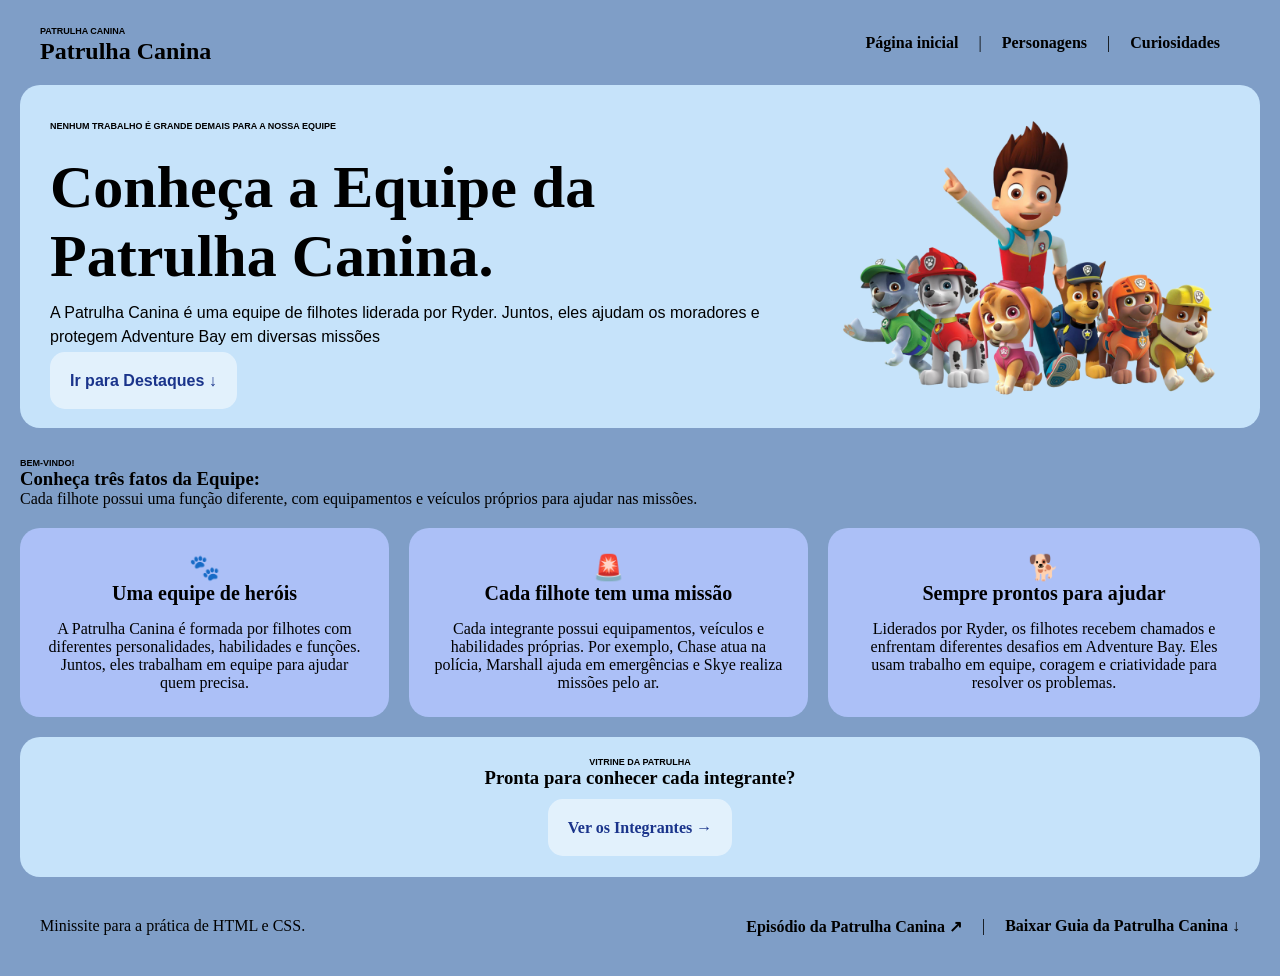
<file: index.html>
<!DOCTYPE html>
<html lang="pt-BR">
    <head>
        <meta charset="UTF-8">
        <title>Aula de link</title>
        <link rel="stylesheet" href="css/style.css"/>
    </head>

    <body>
        <header>
            <section>
                <small class="letras_pequenas">PATRULHA CANINA</small>
                <h1>Patrulha Canina</h1>
            </section>
            <section id="menu">
                <a href="index.html">Página inicial</a>
                <p>|</p>
                <a href="pages/personagens.html">Personagens</a>
                <p>|</p>
                <a href="pages/curiosidades.html">Curiosidades</a>
            </section>
        </header>
        <main>
            <section id="introducao">
                <article>
                    <p class="letras_pequenas"> Nenhum trabalho é grande demais para a nossa equipe</p>
                    <h2>Conheça a Equipe da Patrulha Canina.</h2>
                    <p>
                       A Patrulha Canina é uma equipe de filhotes liderada por Ryder. Juntos, eles ajudam os moradores e protegem Adventure Bay em diversas missões
                    </p>
                    <a href="#destaques">Ir para Destaques ↓</a>
                </article>

                <img
                    src="assets/img/canina.png"
                    alt="Imagem representando um disco de cores" />
            </section>

            <section id="destaques">
                <article>
                    <p class="letras_pequenas">Bem-vindo!</p>
                    <h3>Conheça três fatos da Equipe: </h3>
                    <p>Cada filhote possui uma função diferente, com equipamentos e veículos próprios para ajudar nas missões. </p>
                </article>
                <section id="motivos">
                    <article class="motivo">
                        <span class="emoji">🐾</span>
                        <h3>Uma equipe de heróis</h3>
                        <p>A Patrulha Canina é formada por filhotes com diferentes personalidades, habilidades e funções. Juntos, eles trabalham em equipe para ajudar quem precisa.</p>
                    </article>
                    <article class="motivo">
                        <span class="emoji">🚨</span>
                        <h3>Cada filhote tem uma missão</h3>
                        <p>Cada integrante possui equipamentos, veículos e habilidades próprias. Por exemplo, Chase atua na polícia, Marshall ajuda em emergências e Skye realiza missões pelo ar.</p>
                    </article>
                    <article class="motivo">
                        <span class="emoji">🐕</span>
                        <h3>Sempre prontos para ajudar</h3>
                        <p>Liderados por Ryder, os filhotes recebem chamados e enfrentam diferentes desafios em Adventure Bay. Eles usam trabalho em equipe, coragem e criatividade para resolver os problemas.</p>
                    </article>
                </section>
            </section>

            <section id="ir-para-personagens">
                <p class="letras_pequenas">Vitrine da patrulha</p>
                <h3>Pronta para conhecer cada integrante?</h3>
                <a href="pages/personagens.html">Ver os Integrantes →</a>
            </section>
        </main>

        <footer>
            <section>
                <p>Minissite para a prática de HTML e CSS.</p>
            </section>
            <section id="links-rodape">
                <span class="link"><a href="https://www.youtube.com/watch?v=B5zQI30KUwM" target="_blank" rel="noreferrer">Episódio da Patrulha Canina ↗</a></span>
                <p>|</p>
                <span class="link"><a href="assets/files/teste.txt" download>Baixar Guia da Patrulha Canina ↓</a></span>
            </section>
        </footer>
    </body>
</html>
</file>
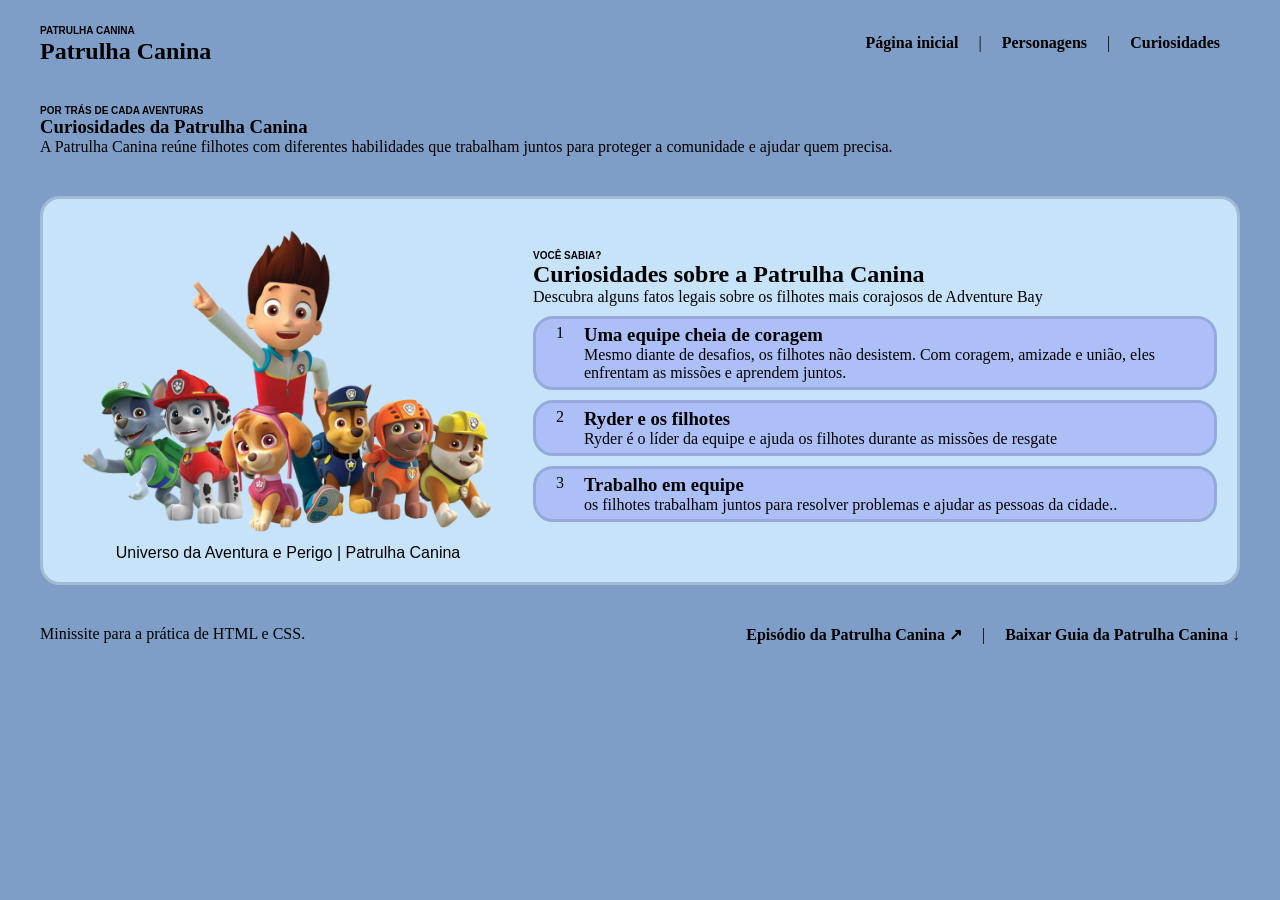
<file: pages/curiosidades.html>
<!DOCTYPE html>
<html lang="pt-BR">
    <head>
        <meta charset="UTF-8"/>
        <title>Vitrine da Equipe Patrulha Canina - Curiosidades</title>
        <link rel="stylesheet" href="../css/curiosidades.css"/>
    </head>

    <body>
        <header>
            <section>
                <small class="letras_pequenas">PATRULHA CANINA</small>
                <h1>Patrulha Canina</h1>
            </section>
            <section id="menu">
                <a href="../index.html">Página inicial</a>
                <p>|</p>
                <a href="../pages/personagens.html">Personagens</a>
                <p>|</p>
                <a href="../pages/curiosidades.html">Curiosidades</a>
            </section>
        </header>

        <main>
            <section id="introducao">
                <article>
                    <p class="letras_pequenas">Por trás de cada aventuras</p>
                    <h1>Curiosidades da Patrulha Canina</h1>
                    <p>A Patrulha Canina reúne filhotes com diferentes habilidades que trabalham juntos para proteger a comunidade e ajudar quem precisa.</p>
                </article>
            </section>

            <section id="area-curiosidades">
                <section id="icone">
                    <img src="../assets/img/canina.png" alt="Imagem da Patrulha Canina."/>
                    <p>Universo da Aventura e Perigo | Patrulha Canina</p>
                </section>
                <section id="texto">
                    <section class="titulo">
                        <p class="letras_pequenas">Você sabia?</p>
                        <h2>Curiosidades sobre a Patrulha Canina</h2>
                        <span>Descubra alguns fatos legais sobre os filhotes mais corajosos de Adventure Bay </span>
                    </section>
                    
                    <section id="curiosidades">
                        <section class="curiosidade">
                            <span class="numero">1</span>
                            <article>
                                <h3>Uma equipe cheia de coragem</h3>
                                <p>Mesmo diante de desafios, os filhotes não desistem. Com coragem, amizade e união, eles enfrentam as missões e aprendem juntos.</p>
                            </article>
                        </section>
                        <section class="curiosidade">
                            <span class="numero">2</span>
                            <article>
                                <h3>Ryder e os filhotes</h3>
                                <p>Ryder é o líder da equipe e ajuda os filhotes durante as missões de resgate</p>
                            </article>
                        </section>
                        <section class="curiosidade">
                            <span class="numero">3</span>
                            <article>
                                <h3>Trabalho em equipe</h3>
                                <p> os filhotes trabalham juntos para resolver problemas e ajudar as pessoas da cidade..</p>
                            </article>
                        </section>
                    </section>
                </section>
            </section>
        </main>

        <footer>
            <section>
                <p>Minissite para a prática de HTML e CSS.</p>
            </section>
            <section id="links-rodape">
                <span class="link"><a href="https://www.youtube.com/watch?v=B5zQI30KUwM" target="_blank" rel="noreferrer">Episódio da Patrulha Canina ↗</a></span>
                <p>|</p>
                <span class="link"><a href="../assets/files/teste.txt" download>Baixar Guia da Patrulha Canina ↓</a></span>
            </section>
        </footer>
    </body>
</html>
</file>
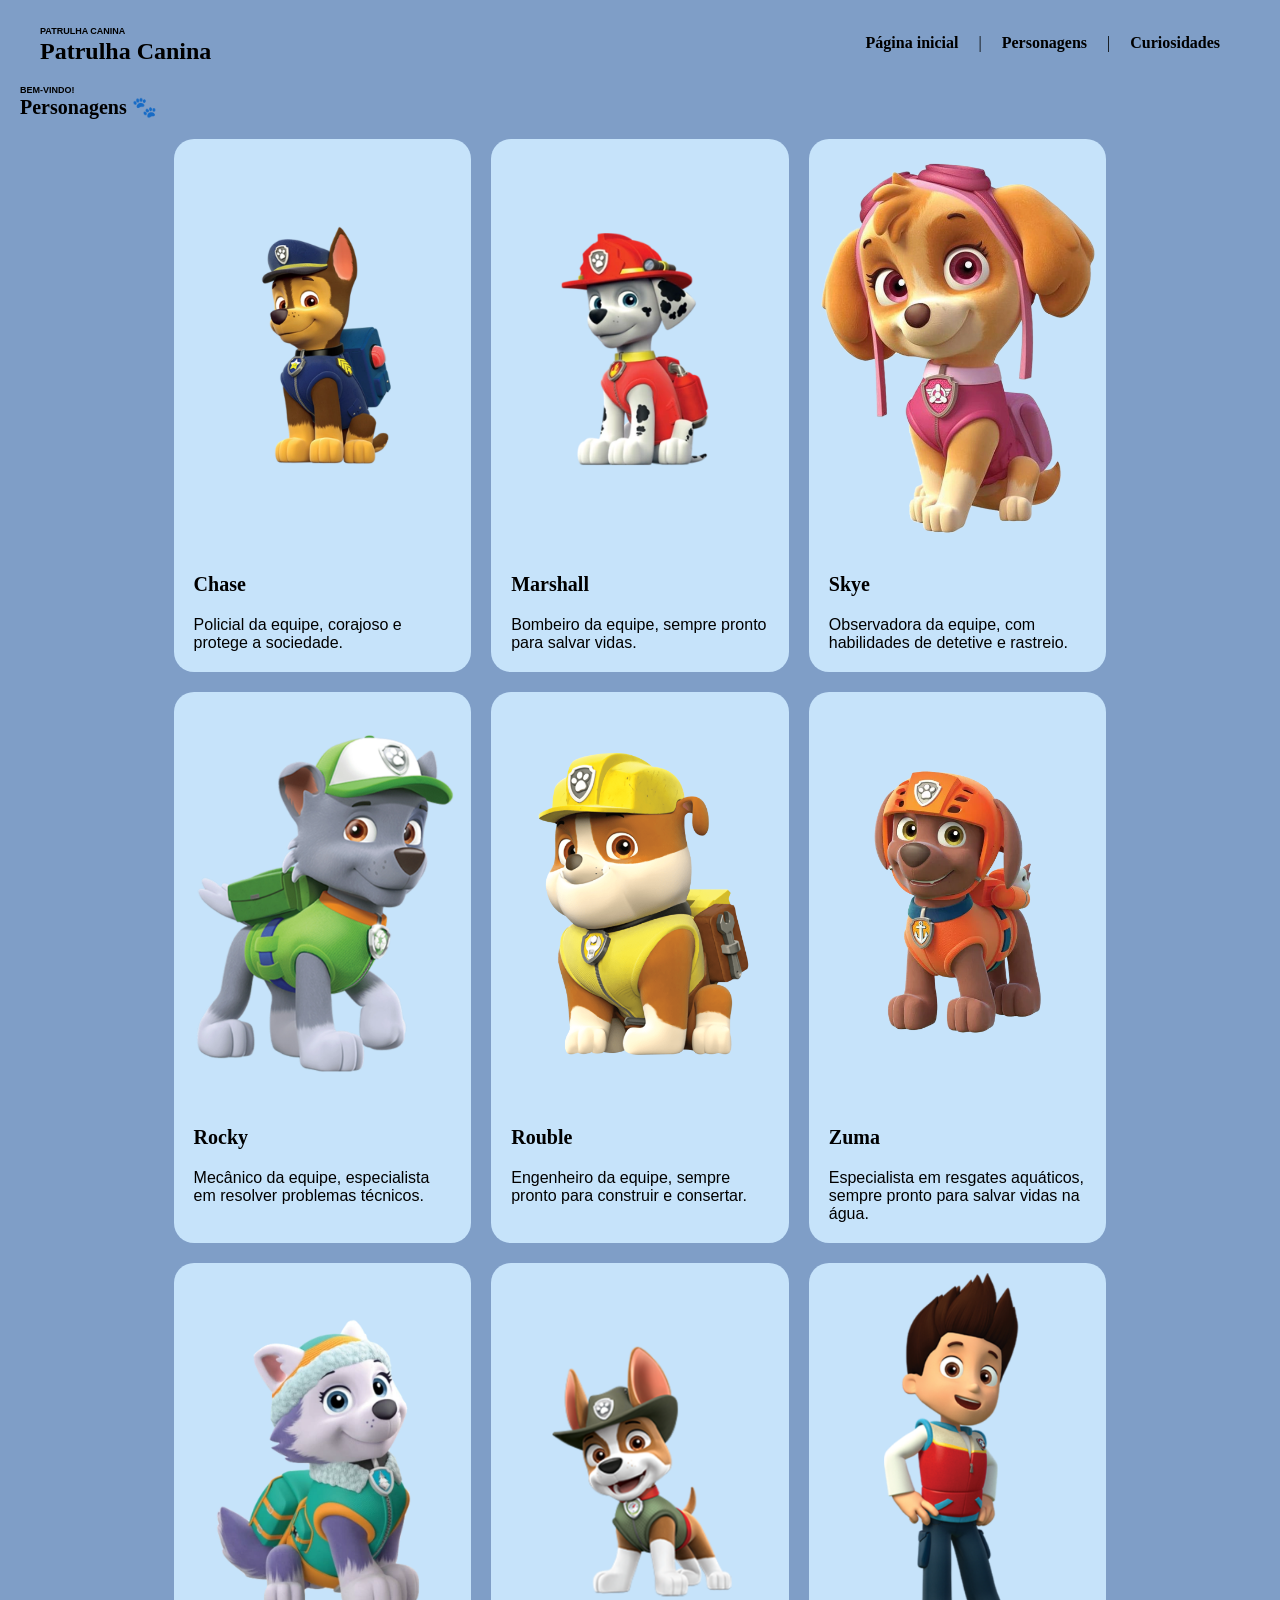
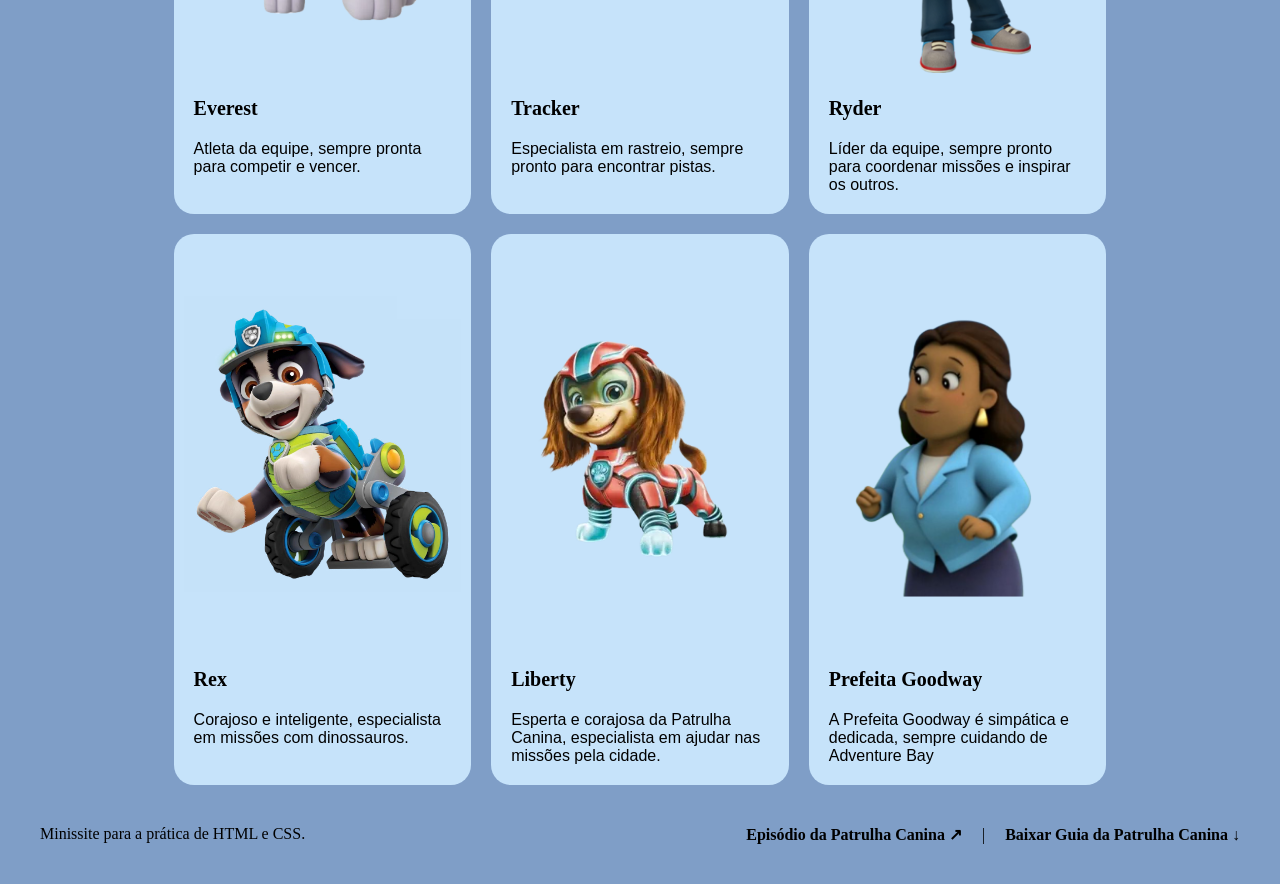
<file: pages/personagens.html>
<!DOCTYPE html>
<html lang="pt-BR">
    <head>
        <meta charset="UTF-8"/>
        <title>Vitrine da Equipe Patrulha Canina - Personagens</title>
        <link rel="stylesheet" href="../css/personagens.css"/>
    </head>

    <body>
        <header>
            <section>
                <small class="letras_pequenas">PATRULHA CANINA</small>
                <h1>Patrulha Canina</h1>
            </section>
            <section id="menu">
                <a href="../index.html">Página inicial</a>
                <p>|</p>
                <a href="../pages/personagens.html">Personagens</a>
                <p>|</p>
                <a href="../pages/curiosidades.html">Curiosidades</a>
            </section>
        </header>

        <main>
            <section id="galeria">
                <article>
                    <p class="letras_pequenas">Bem-vindo!</p>
                    <h2>Personagens 🐾</h2>
                </article>

                <section id="fotos">
                    <article class="foto">
                        <img src="../assets/img/chase.png" alt="Quadrado com a cor Azul" />
                        <h4>Chase</h4>
                        <p>Policial da equipe, corajoso e protege a sociedade.</p>                        </article>
                    <article class="foto">
                        <img src="../assets/img/marshall.png" alt="Quadrado com a cor Azul" />
                        <h4>Marshall</h4>
                        <p>Bombeiro da equipe, sempre pronto para salvar vidas.</p>                        </article>
                    <article class="foto">
                        <img src="../assets/img/Skye.png" alt="Quadrado com a cor Azul" />
                        <h4>Skye</h4>
                        <p>Observadora da equipe, com habilidades de detetive e rastreio.</p>                        </article>
                    <article class="foto">
                        <img src="../assets/img/rocky.png" alt="Quadrado com a cor Azul" />
                        <h4>Rocky</h4>
                        <p>Mecânico da equipe, especialista em resolver problemas técnicos.</p>                        </article>
                    <article class="foto">
                        <img src="../assets/img/rouble.png" alt="Quadrado com a cor Azul" />
                        <h4>Rouble</h4>
                        <p>Engenheiro da equipe, sempre pronto para construir e consertar.</p>                        </article>
                    <article class="foto">
                        <img src="../assets/img/zuma.png" alt="Quadrado com a cor Azul" />
                        <h4>Zuma</h4>
                        <p>Especialista em resgates aquáticos, sempre pronto para salvar vidas na água.</p>                        </article>
                    <article class="foto">
                        <img src="../assets/img/everest.png" alt="Quadrado com a cor Azul" />
                        <h4>Everest</h4>
                        <p>Atleta da equipe, sempre pronta para competir e vencer.</p>                        </article>
                    <article class="foto">
                        <img src="../assets/img/tracker.png" alt="Quadrado com a cor Azul" />
                        <h4>Tracker</h4>
                        <p>Especialista em rastreio, sempre pronto para encontrar pistas.</p>                        </article>
                    <article class="foto">
                        <img src="../assets/img/ryder.png" alt="Quadrado com a cor Azul" />
                        <h4>Ryder</h4>
                        <p>Líder da equipe, sempre pronto para coordenar missões e inspirar os outros.</p>                        </article>
                    <article class="foto">
                        <img src="../assets/img/Rex.png" alt="Quadrado com a cor Azul" />
                        <h4>Rex</h4>
                        <p>Corajoso e inteligente, especialista em missões com dinossauros.</p>                        </article>
                    <article class="foto">
                        <img src="../assets/img/liberty.png" alt="Quadrado com a cor Azul" />
                        <h4>Liberty</h4>
                        <p>Esperta e corajosa da Patrulha Canina, especialista em ajudar nas missões pela cidade.</p>                        </article>
                    <article class="foto">
                        <img src="../assets/img/prefeita.png" alt="Quadrado com a cor Azul" />
                        <h4>Prefeita Goodway</h4>
                        <p>A Prefeita Goodway é simpática e dedicada, sempre cuidando de Adventure Bay</p>                        </article>
                </section>
            </section>
        </main>

        <footer>
            <section>
                <p>Minissite para a prática de HTML e CSS.</p>
            </section>
            <section id="links-rodape">
                <span class="link"><a href="https://www.youtube.com/watch?v=B5zQI30KUwM" target="_blank" rel="noreferrer">Episódio da Patrulha Canina ↗</a></span>
                <p>|</p>
                <span class="link"><a href="../assets/files/teste.txt" download>Baixar Guia da Patrulha Canina ↓</a></span>
            </section>
        </footer>
    </body>
</html>
</file>
<file: css/style.css>
* {
    padding: 0;
    margin: 0;
    box-sizing: border-box;
}

body {
    font-family: Georgia, 'Times New Roman', Times, serif;
    background-color: #7f9ec7;
    padding: 20px;
    color:rgb(0, 0, 0);
}

header {
    padding: 0px 20px;
    margin-bottom:20px;
    justify-content: space-between;
    display: flex;
}

header a {
    text-decoration: none;
    color: black;
    font-weight: bold;
}

header a:hover {
    color: #1a348b;
}

#menu {
    display: flex;
    gap: 20px;
    margin-right: 20px;
    align-items: center;
}

#introducao {
    display: flex;
    flex-direction: row;
    gap: 30px;
    padding: 30px;
    background-color: rgb(198, 227, 250);
    border-radius: 20px;
    align-items: center;
    justify-content: space-between;
    margin-bottom: 30px;
    line-height: 1.5;
    font-family: Arial, Helvetica, sans-serif;
}

.letras_pequenas {
    color:rgb(0, 0, 0);
    text-transform: uppercase;
    font-weight: bold;
    font-size: xx-small;
    font-family: 'Segoe UI', Tahoma, Geneva, Verdana, sans-serif;
}

#introducao h2 {
    font-size:60px;
    margin-top:10px;
    margin-bottom: 10px;
    font-family: Georgia, 'Times New Roman', Times, serif;
    line-height: normal;
}

#introducao p {
    margin-bottom: 20px;
}

#introducao img {
    width: 400px;
}

main a {
    padding: 20px;
    background-color: rgba(255, 255, 255, 0.5);
    border-radius: 15px;
    text-decoration: none;
    font-weight: bold;
    color: #1a348b;
}

main a:hover {
    color: black;
}

#motivos {
    display: flex;
    gap: 20px;
    margin-top: 20px;
    margin-bottom: 20px;
}

.motivo {
    background-color: rgb(172, 192, 247);
    border-radius: 20px;
    text-align: center;
    padding: 25px;
}

.emoji {
    font-size: 25px;
}

.motivo h3 {
    font-size: 20px;
    margin-bottom: 15px;
}

#ir-para-personagens {
    text-align: center;
    padding: 20px;
    background-color: rgb(198, 227, 250);
    border-radius: 20px;
    padding-bottom: 40px;
    margin-bottom: 20px;
}

#ir-para-personagens h3 {
    margin-bottom: 30px;
}

footer {
    padding: 20px;
    justify-content: space-between;
    display: flex;
}

footer a {
    text-decoration: none;
    color: black;
    font-weight: bold;
}

footer a:hover {
    color: #1a348b;
}

#links-rodape {
    display: flex;
    gap: 20px;
    align-items: center;
}
</file>
<file: css/curiosidades.css>
* {
    padding: 0;
    margin: 0;
    box-sizing: border-box;
}

body {
    font-family: Georgia, 'Times New Roman', Times, serif;
    background-color: #7f9ec7;
    padding: 20px;
    color:rgb(0, 0, 0);
}

header {
    padding: 0px 20px;
    margin-bottom:20px;
    justify-content: space-between;
    display: flex;
}

header a {
    text-decoration: none;
    color: black;
    font-weight: bold;
}

header a:hover {
    color: #1a348b;
}

#menu {
    display: flex;
    gap: 20px;
    margin-right: 20px;
    align-items: center;
}

.letras_pequenas {
    color:rgb(0, 0, 0);
    text-transform: uppercase;
    font-weight: bold;
    font-size: x-small;
    font-family: 'Segoe UI', Tahoma, Geneva, Verdana, sans-serif;
}

#introducao {
    padding: 20px;
}

#introducao h2 {
    font-size: 60px;
    margin-top: 10px;
    margin-bottom: 10px;
}

#area-curiosidades {
    background-color: rgb(198, 227, 250);
    padding: 20px;
    border-style: solid;
    border-radius: 20px;
    border-color: rgb(162, 189, 211);
    margin: 20px;
    display: flex;
    gap: 20px;
    align-items: center;
}

#icone img {
    width: 450px;
    border-radius: 20px;
    padding: 5px;
}

#icone p {
    text-align: center;
    font-family: 'Franklin Gothic Medium', 'Arial Narrow', Arial, sans-serif;
}

.curiosidade {
    display: flex;
    gap: 20px;
    justify-content: left;
    align-items: flex-start;
    background-color: rgb(172, 192, 247);
    border-radius: 20px;
    border-style: solid;
    border-color: rgb(150, 169, 219);
    padding: 5px 20px ;
    margin-top: 10px;
    margin-bottom: 10px;
}

footer {
    padding: 20px;
    justify-content: space-between;
    display: flex;
}

footer a {
    text-decoration: none;
    color: black;
    font-weight: bold;
}

footer a:hover {
    color: #1a348b;
}

#links-rodape {
    display: flex;
    gap: 20px;
    align-items: center;
}
</file>
<file: css/personagens.css>
* {
    padding: 0;
    margin: 0;
    box-sizing: border-box;
}

body {
    font-family: Georgia, 'Times New Roman', Times, serif;
    background-color: #7f9ec7;
    padding: 20px;
    color:rgb(0, 0, 0);
}

header {
    padding: 0px 20px;
    margin-bottom:20px;
    justify-content: space-between;
    display: flex;
}

header a {
    text-decoration: none;
    color: black;
    font-weight: bold;
}

header a:hover {
    color: #1a348b;
}

#menu {
    display: flex;
    gap: 20px;
    margin-right: 20px;
    align-items: center;
}

.letras_pequenas {
    color:rgb(0, 0, 0);
    text-transform: uppercase;
    font-weight: bold;
    font-size: xx-small;
    font-family: 'Segoe UI', Tahoma, Geneva, Verdana, sans-serif;
}

#galeria h2 {
    font-size: 20px;
}

#texto_galeria {
    padding-left:20px;
    line-height: 0.75;
}

#fotos {
    display: flex;
    flex-wrap: wrap;
    justify-content: center;
    padding-top: 20px;
    padding-bottom: 20px;
    gap: 20px;
}

.foto img {
    width:100%;
    border-radius: 30px;
    height: 400px;
    object-fit:contain;
}
.foto {
    background-color: rgb(198, 227, 250);
    width: 24%;
    flex-direction: row;
    justify-content: center;
    align-items: center;
    padding: 10px;
    border-radius: 20px;
}

.foto h4 {
    font-size: 20px;
    margin-top: 20px;
    margin-left: 10px;
    margin-bottom: 10px;
}
.foto p {
    padding:10px;
    font-family: Arial, Helvetica, sans-serif;
}

footer {
    padding: 20px;
    justify-content: space-between;
    display: flex;
}

footer a {
    text-decoration: none;
    color: black;
    font-weight: bold;
}

footer a:hover {
    color: #1a348b;
}

#links-rodape {
    display: flex;
    gap: 20px;
    align-items: center;
}
</file>
